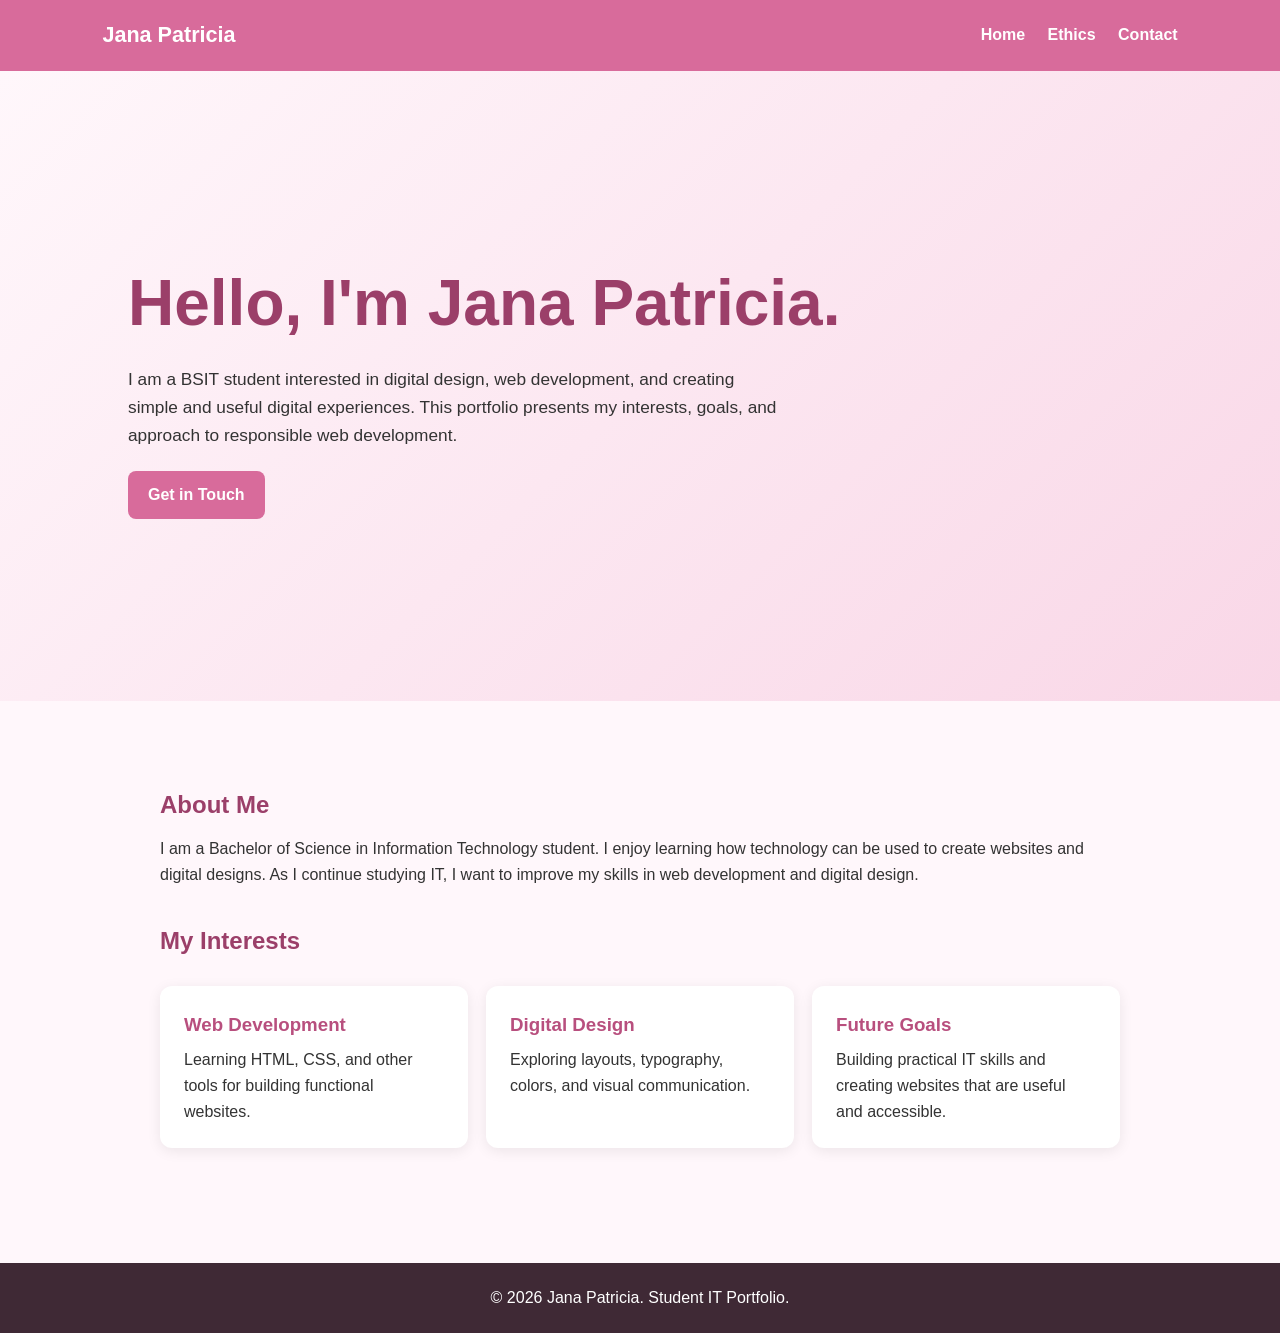
<file: index.html>
<!DOCTYPE html>
<html lang="en">
<head>
    <meta charset="UTF-8">
    <meta name="viewport" content="width=device-width, initial-scale=1.0">
    <title>Jana Patricia | IT Portfolio</title>
    <link rel="stylesheet" href="style.css">
</head>
<body>
<header>
    <div class="logo">Jana Patricia</div>
    <nav aria-label="Main navigation">
        <a href="index.html">Home</a>
        <a href="ethics.html">Ethics</a>
        <a href="contact.html">Contact</a>
    </nav>
</header>

<section class="hero">
    <div>
        <h1>Hello, I'm Jana Patricia.</h1>
        <p>
            I am a BSIT student interested in digital design, web development,
            and creating simple and useful digital experiences. This portfolio
            presents my interests, goals, and approach to responsible web development.
        </p>
        <a class="button" href="contact.html">Get in Touch</a>
    </div>
</section>

<main>
    <section>
        <h2 class="page-title">About Me</h2>
        <p>
            I am a Bachelor of Science in Information Technology student.
            I enjoy learning how technology can be used to create websites and
            digital designs. As I continue studying IT, I want to improve my
            skills in web development and digital design.
        </p>
    </section>

    <section>
        <h2 class="page-title">My Interests</h2>
        <div class="card-grid">
            <article class="card">
                <h3>Web Development</h3>
                <p>Learning HTML, CSS, and other tools for building functional websites.</p>
            </article>
            <article class="card">
                <h3>Digital Design</h3>
                <p>Exploring layouts, typography, colors, and visual communication.</p>
            </article>
            <article class="card">
                <h3>Future Goals</h3>
                <p>Building practical IT skills and creating websites that are useful and accessible.</p>
            </article>
        </div>
    </section>
</main>

<footer>
    <p>&copy; 2026 Jana Patricia. Student IT Portfolio.</p>
</footer>
</body>
</html>
</file>
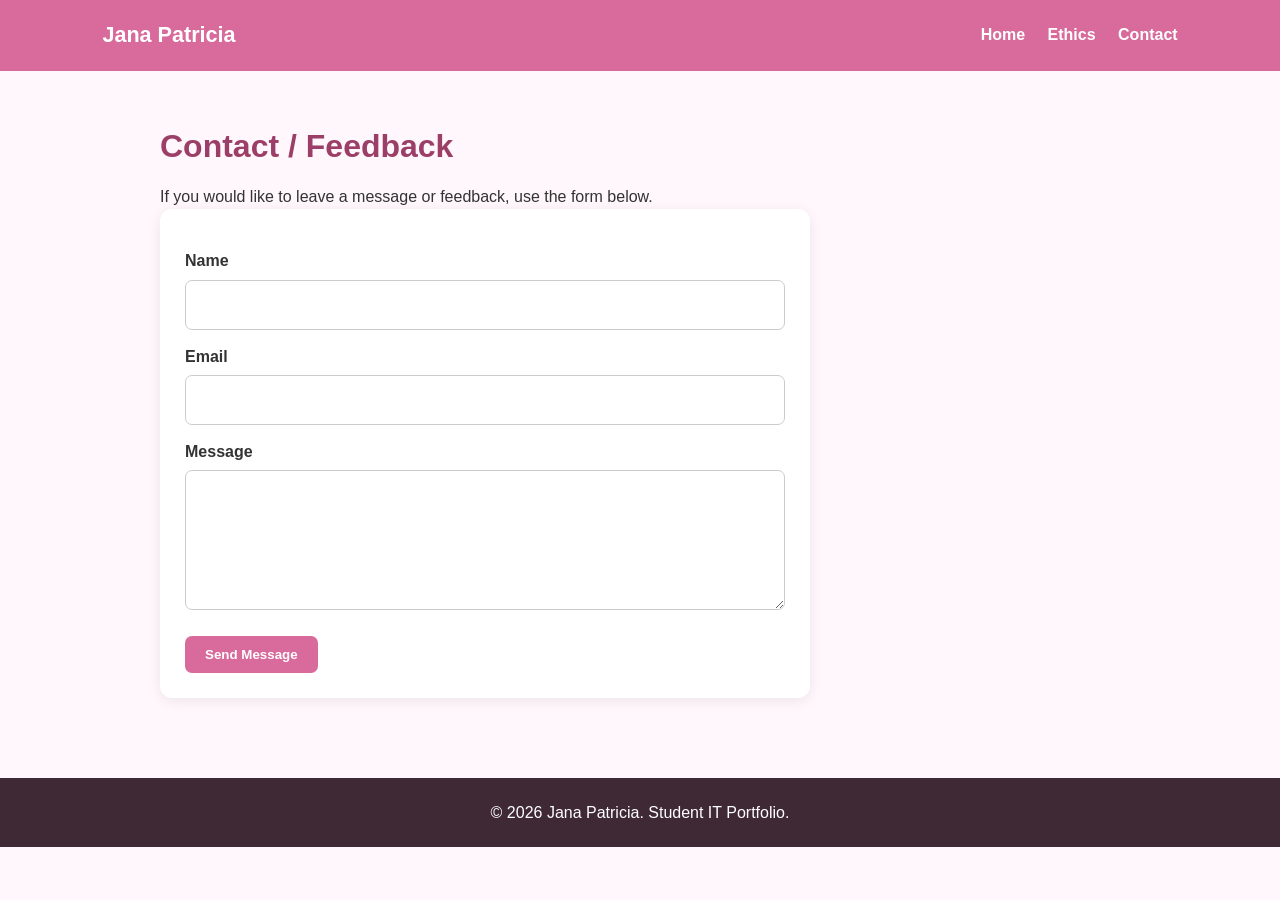
<file: contact.html>
<!DOCTYPE html>
<html lang="en">
<head>
    <meta charset="UTF-8">
    <meta name="viewport" content="width=device-width, initial-scale=1.0">
    <title>Contact | Jana Patricia</title>
    <link rel="stylesheet" href="style.css">
</head>
<body>
<header>
    <div class="logo">Jana Patricia</div>
    <nav aria-label="Main navigation">
        <a href="index.html">Home</a>
        <a href="ethics.html">Ethics</a>
        <a href="contact.html">Contact</a>
    </nav>
</header>

<main>
    <h1 class="page-title">Contact / Feedback</h1>
    <p>If you would like to leave a message or feedback, use the form below.</p>

    <form onsubmit="showMessage(event)">
        <label for="name">Name</label>
        <input type="text" id="name" name="name" required>

        <label for="email">Email</label>
        <input type="email" id="email" name="email" required>

        <label for="message">Message</label>
        <textarea id="message" name="message" required></textarea>

        <button type="submit">Send Message</button>
        <p id="form-message" class="note" hidden>
            Thank you! This demo form does not send or store your information.
        </p>
    </form>
</main>

<footer>
    <p>&copy; 2026 Jana Patricia. Student IT Portfolio.</p>
</footer>

<script>
function showMessage(event) {
    event.preventDefault();
    document.getElementById("form-message").hidden = false;
}
</script>
</body>
</html>
</file>
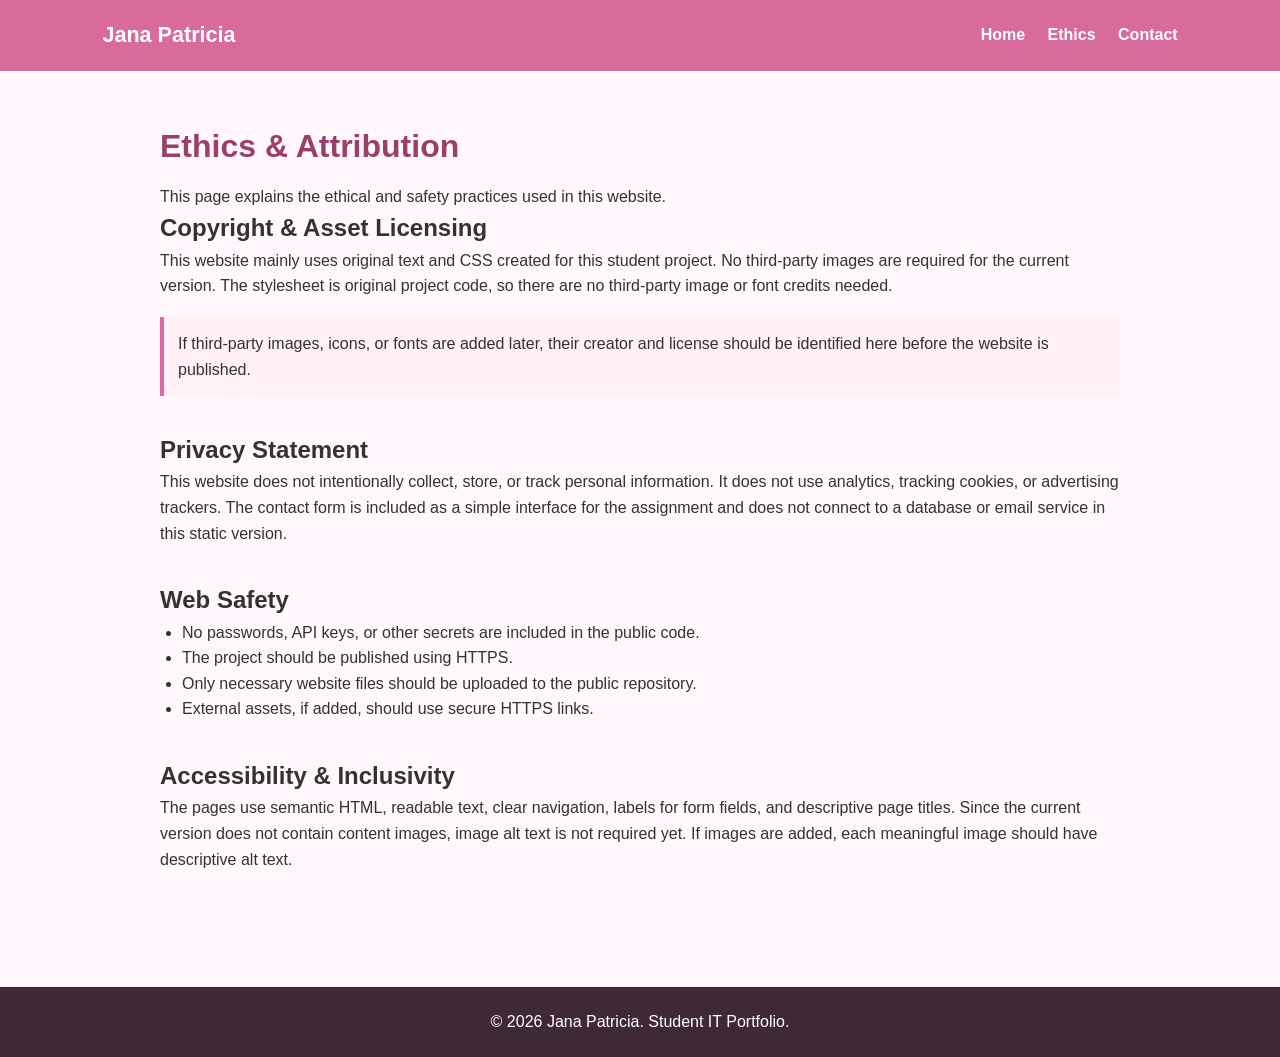
<file: ethics.html>
<!DOCTYPE html>
<html lang="en">
<head>
    <meta charset="UTF-8">
    <meta name="viewport" content="width=device-width, initial-scale=1.0">
    <title>Ethics & Attribution | Jana Patricia</title>
    <link rel="stylesheet" href="style.css">
</head>
<body>
<header>
    <div class="logo">Jana Patricia</div>
    <nav aria-label="Main navigation">
        <a href="index.html">Home</a>
        <a href="ethics.html">Ethics</a>
        <a href="contact.html">Contact</a>
    </nav>
</header>

<main>
    <h1 class="page-title">Ethics & Attribution</h1>
    <p>This page explains the ethical and safety practices used in this website.</p>

    <section>
        <h2>Copyright & Asset Licensing</h2>
        <p>
            This website mainly uses original text and CSS created for this student project.
            No third-party images are required for the current version. The stylesheet is
            original project code, so there are no third-party image or font credits needed.
        </p>
        <div class="note">
            If third-party images, icons, or fonts are added later, their creator and
            license should be identified here before the website is published.
        </div>
    </section>

    <section>
        <h2>Privacy Statement</h2>
        <p>
            This website does not intentionally collect, store, or track personal information.
            It does not use analytics, tracking cookies, or advertising trackers. The contact
            form is included as a simple interface for the assignment and does not connect to
            a database or email service in this static version.
        </p>
    </section>

    <section>
        <h2>Web Safety</h2>
        <ul>
            <li>No passwords, API keys, or other secrets are included in the public code.</li>
            <li>The project should be published using HTTPS.</li>
            <li>Only necessary website files should be uploaded to the public repository.</li>
            <li>External assets, if added, should use secure HTTPS links.</li>
        </ul>
    </section>

    <section>
        <h2>Accessibility & Inclusivity</h2>
        <p>
            The pages use semantic HTML, readable text, clear navigation, labels for form
            fields, and descriptive page titles. Since the current version does not contain
            content images, image alt text is not required yet. If images are added, each
            meaningful image should have descriptive alt text.
        </p>
    </section>
</main>

<footer>
    <p>&copy; 2026 Jana Patricia. Student IT Portfolio.</p>
</footer>
</body>
</html>
</file>
<file: style.css>
* { box-sizing: border-box; margin: 0; padding: 0; }
body {
    font-family: Arial, sans-serif;
    line-height: 1.6;
    background: #fff7fb;
    color: #333;
}
header {
    background: #d86b9b;
    color: white;
    padding: 18px 8%;
    display: flex;
    justify-content: space-between;
    align-items: center;
    flex-wrap: wrap;
}
.logo { font-size: 1.35rem; font-weight: bold; }
nav a {
    color: white;
    text-decoration: none;
    margin-left: 18px;
    font-weight: bold;
}
nav a:hover { text-decoration: underline; }
.hero {
    min-height: 70vh;
    display: flex;
    align-items: center;
    padding: 60px 10%;
    background: linear-gradient(135deg, #fff7fb, #f9d7e7);
}
.hero h1 { font-size: clamp(2.2rem, 6vw, 4rem); color: #9b3f69; margin-bottom: 12px; }
.hero p { max-width: 650px; font-size: 1.08rem; margin-bottom: 22px; }
.button {
    display: inline-block;
    background: #d86b9b;
    color: white;
    padding: 11px 20px;
    border-radius: 8px;
    text-decoration: none;
    font-weight: bold;
}
.button:hover { background: #b84f7e; }
main { max-width: 1000px; margin: auto; padding: 50px 20px; }
.page-title { color: #9b3f69; margin-bottom: 12px; }
.card-grid {
    display: grid;
    grid-template-columns: repeat(auto-fit, minmax(220px, 1fr));
    gap: 18px;
    margin-top: 25px;
}
.card {
    background: white;
    padding: 24px;
    border-radius: 12px;
    box-shadow: 0 3px 14px rgba(0,0,0,.08);
}
.card h3 { color: #b84f7e; margin-bottom: 8px; }
section { margin-bottom: 35px; }
ul { padding-left: 22px; }
form {
    background: white;
    padding: 25px;
    border-radius: 12px;
    box-shadow: 0 3px 14px rgba(0,0,0,.08);
    max-width: 650px;
}
label { display: block; margin: 14px 0 6px; font-weight: bold; }
input, textarea {
    width: 100%;
    padding: 11px;
    border: 1px solid #ccc;
    border-radius: 7px;
    font: inherit;
}
textarea { min-height: 140px; resize: vertical; }
button {
    margin-top: 18px;
    background: #d86b9b;
    color: white;
    border: 0;
    padding: 11px 20px;
    border-radius: 7px;
    cursor: pointer;
    font-weight: bold;
}
.note {
    background: #fff0f6;
    border-left: 4px solid #d86b9b;
    padding: 14px;
    margin: 18px 0;
}
footer {
    text-align: center;
    padding: 22px;
    background: #3f2935;
    color: white;
    margin-top: 30px;
}
@media (max-width: 600px) {
    header { gap: 10px; }
    nav a { margin-left: 8px; font-size: .9rem; }
    .hero { padding: 45px 7%; }
}
</file>
